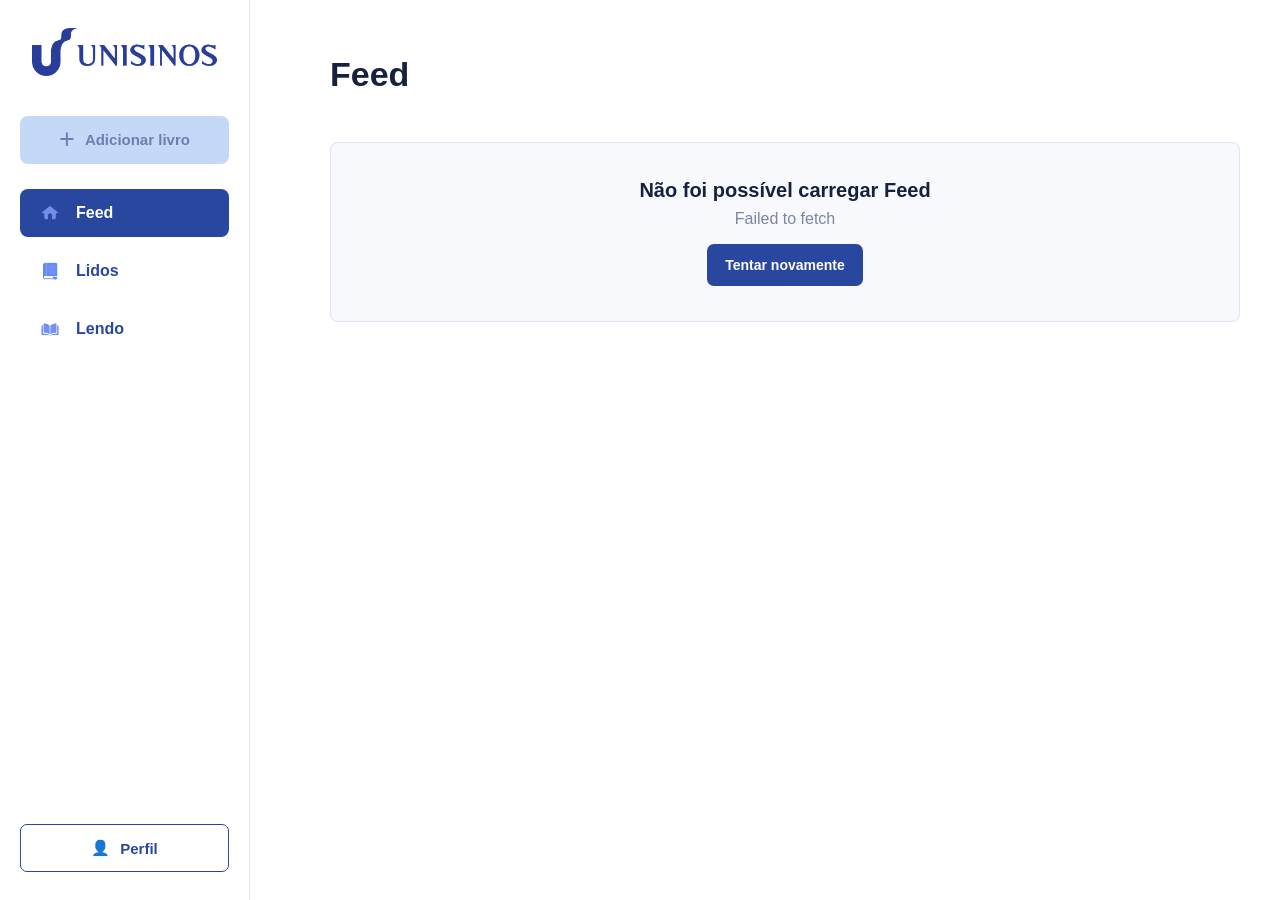
<file: index.html>
<!DOCTYPE html>
<html lang="pt-BR">

<head>
    <meta charset="UTF-8">
    <meta name="viewport" content="width=device-width, initial-scale=1.0">
    <title>Uni4Read</title>
    <link rel="stylesheet" href="style.css">
</head>

<body>

    
    <aside class="sidebar">


        <div class="sidebar-logo">
            <img src="assets/unisinos-logo.webp" alt="Unisinos">
        </div>


        <button class="add-book-button" type="button" aria-label="Adicionar livro">
            <span class="add-icon">+</span>
            <span>Adicionar livro</span>
        </button>


        <nav class="sidebar-menu">

            <a href="feed.html" class="sidebar-item active" aria-label="Feed">
                <span class="sidebar-icon">
                    <img src="./assets/home.png" alt="">
                </span>
                <span>Feed</span>
            </a>

            <a href="lidos.html" class="sidebar-item" aria-label="Lidos">
                <span class="sidebar-icon">
                    <img src="./assets/Lido.png" alt="">
                </span>
                <span>Lidos</span>
            </a>

            <a href="lendo.html" class="sidebar-item" aria-label="Lendo">
                <span class="sidebar-icon">
                    <img src="./assets/lendo.png" alt="">
                </span>
                <span>Lendo</span>
            </a>

        </nav>


        <div class="sidebar-bottom">
            <button class="profile-button" id="logoutButton" type="button" aria-label="Sair da conta">
                <span>👤</span>
                <span id="profileName">Perfil</span>
            </button>
        </div>

    </aside>



<main class="main">
    <section class="content">
        <div class="page-header">
            <h1>Feed</h1>
        </div>

        <div class="feed"></div>
    </section>
</main>

<div class="modal-overlay" id="addBookOverlay">
    <div class="modal">
        <div class="modal-header">
            <h2>Adicionar livro</h2>
            <button class="modal-close" id="addBookClose" type="button">✕</button>
        </div>

        <form id="addBookForm">

            <label class="field">
                <span>Título do livro</span>
                <input type="text" id="fieldTitulo" name="titulo" placeholder="Ex: O Hobbit" required>
            </label>

            <label class="field">
                <span>Autor</span>
                <input type="text" id="fieldAutor" name="autor" placeholder="Ex: J. R. R. Tolkien" required>
            </label>

            <label class="field">
                <span>Status</span>
                <select id="fieldStatus" name="status">
                    <option value="lendo">Lendo</option>
                    <option value="lido">Lido</option>
                </select>
            </label>

            <div class="modal-actions">
                <button type="button" class="btn-secondary" id="addBookCancel">Cancelar</button>
                <button type="submit" class="btn-primary">Adicionar</button>
            </div>

        </form>
    </div>
</div>

<div class="modal-overlay" id="statusOverlay">
    <div class="modal">
        <div class="modal-header">
            <h2>Alterar status</h2>
            <button class="modal-close" id="statusClose" type="button">✕</button>
        </div>

        <div class="status-options">

            <button type="button" class="status-option" id="statusLendo" data-status="lendo">
                <span class="status-option-icon">📖</span>
                <span>Lendo</span>
            </button>

            <button type="button" class="status-option" id="statusLido" data-status="lido">
                <span class="status-option-icon">✅</span>
                <span>Lido</span>
            </button>

        </div>

        <div class="rating-section" id="ratingSection">
            <span class="field-label">Sua avaliação</span>

            <div class="star-picker" id="starPicker">
                <button type="button" class="star-button" data-value="1">★</button>
                <button type="button" class="star-button" data-value="2">★</button>
                <button type="button" class="star-button" data-value="3">★</button>
                <button type="button" class="star-button" data-value="4">★</button>
                <button type="button" class="star-button" data-value="5">★</button>
            </div>
        </div>

        <div class="modal-actions">
            <button type="button" class="btn-secondary" id="statusCancel">Cancelar</button>
            <button type="button" class="btn-primary" id="statusConfirm">Salvar</button>
        </div>

    </div>
</div>

<script src="auth.js"></script>
<script src="script.js"></script>

</body>

</html>
</file>
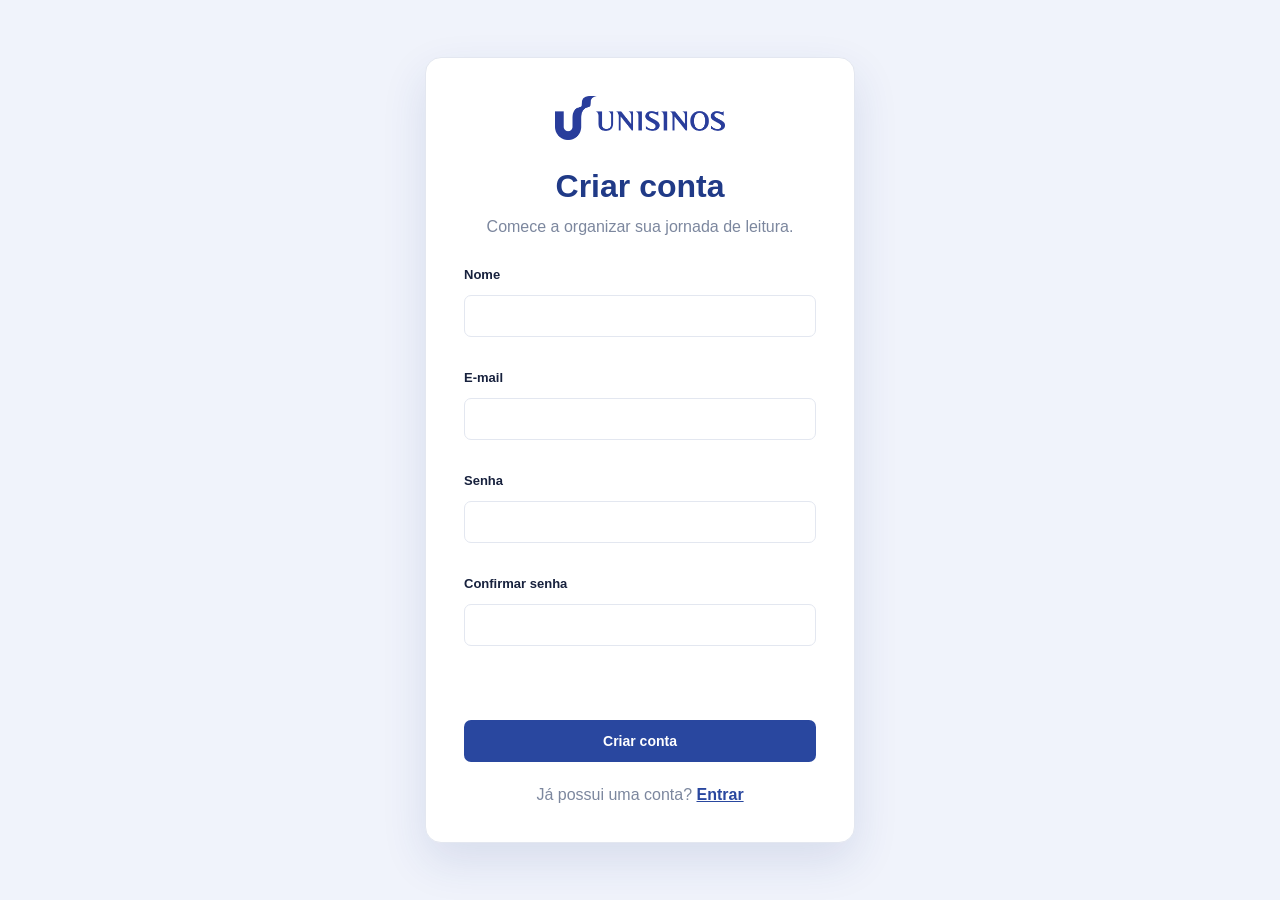
<file: cadastro.html>
<!DOCTYPE html>
<html lang="pt-BR">
<head>
    <meta charset="UTF-8">
    <meta name="viewport" content="width=device-width, initial-scale=1.0">
    <title>Criar conta - Uni4Read</title>
    <link rel="stylesheet" href="style.css">
</head>
<body class="auth-page">
    <main class="auth-card">
        <img src="assets/unisinos-logo.webp" alt="Unisinos" class="auth-logo">
        <h1>Criar conta</h1>
        <p class="auth-subtitle">Comece a organizar sua jornada de leitura.</p>
        <form id="registerForm" class="auth-form">
            <label class="field">
                <span>Nome</span>
                <input id="name" type="text" autocomplete="name" maxlength="100" required>
            </label>
            <label class="field">
                <span>E-mail</span>
                <input id="email" type="email" autocomplete="email" required>
            </label>
            <label class="field">
                <span>Senha</span>
                <input id="password" type="password" autocomplete="new-password" minlength="8" required>
            </label>
            <label class="field">
                <span>Confirmar senha</span>
                <input id="passwordConfirmation" type="password" autocomplete="new-password" minlength="8" required>
            </label>
            <p id="authError" class="auth-error" role="alert"></p>
            <button class="btn-primary auth-submit" type="submit">Criar conta</button>
        </form>
        <p class="auth-link">Já possui uma conta? <a href="login.html">Entrar</a></p>
    </main>
    <script src="auth.js"></script>
    <script>
        document.getElementById("registerForm").addEventListener("submit", async event => {
            event.preventDefault();
            const button = event.currentTarget.querySelector("button");
            const error = document.getElementById("authError");
            const password = document.getElementById("password").value;
            const passwordConfirmation = document.getElementById("passwordConfirmation").value;
            error.textContent = "";
            if (password !== passwordConfirmation) {
                error.textContent = "As senhas não coincidem.";
                return;
            }
            button.disabled = true;
            try {
                await window.uni4readAuth.register(
                    document.getElementById("name").value.trim(),
                    document.getElementById("email").value.trim(),
                    password
                );
                window.location.href = "index.html";
            } catch (exception) {
                error.textContent = exception.message;
            } finally {
                button.disabled = false;
            }
        });
    </script>
</body>
</html>
</file>
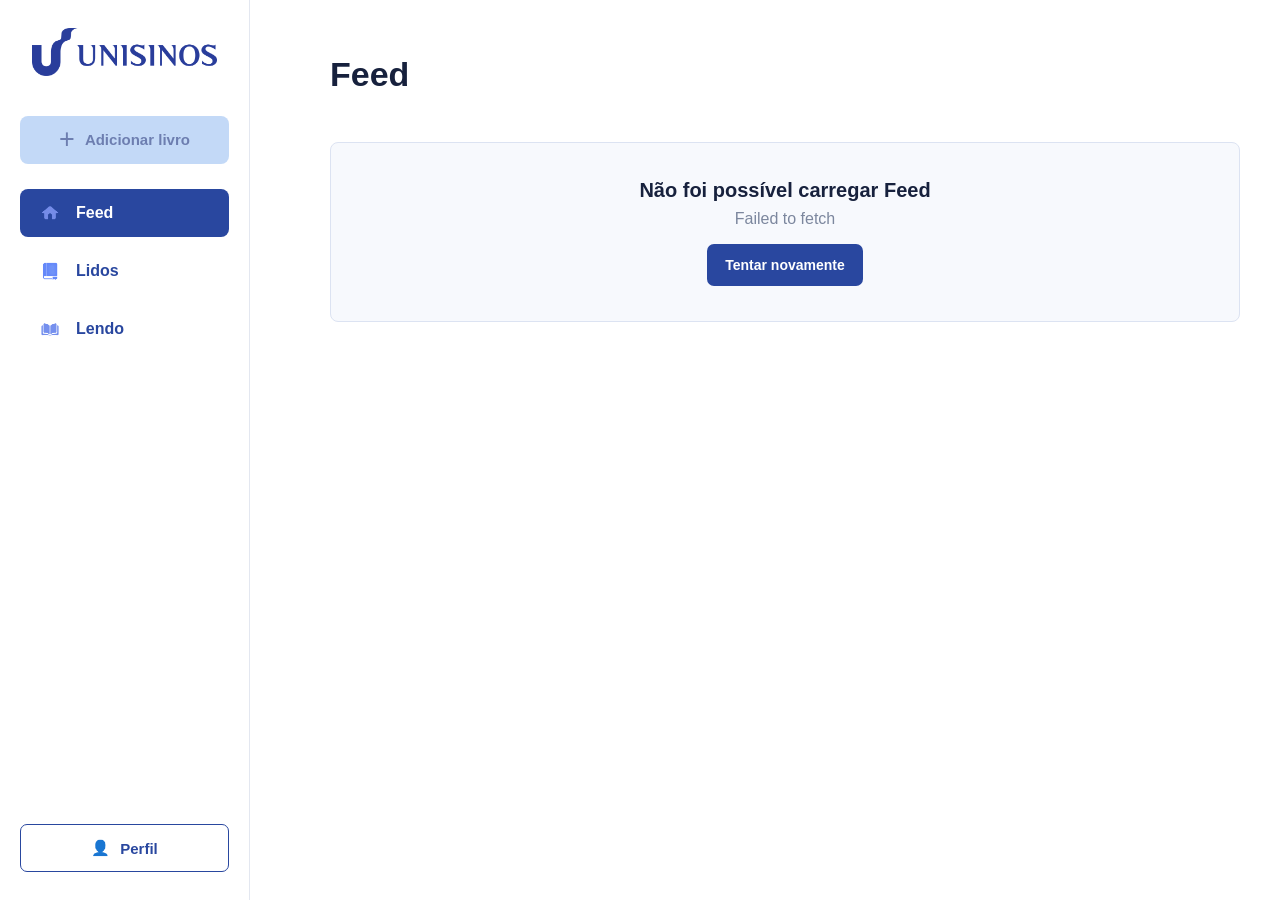
<file: feed.html>
<!DOCTYPE html>
<html lang="pt-BR">
<head>
  <meta charset="UTF-8">
  <meta name="viewport" content="width=device-width, initial-scale=1.0">
  <title>Uni4Read - Feed</title>
  <link rel="stylesheet" href="style.css">
</head>
<body>
  <aside class="sidebar">
    <div class="sidebar-logo"><img src="assets/unisinos-logo.webp" alt="Unisinos"></div>
    <button class="add-book-button" type="button" aria-label="Adicionar livro"><span class="add-icon">+</span><span>Adicionar livro</span></button>
    <nav class="sidebar-menu">
      <a href="feed.html" class="sidebar-item active" aria-label="Feed"><span class="sidebar-icon"><img src="assets/home.png" alt=""></span><span>Feed</span></a>
      <a href="lidos.html" class="sidebar-item" aria-label="Lidos"><span class="sidebar-icon"><img src="assets/Lido.png" alt=""></span><span>Lidos</span></a>
      <a href="lendo.html" class="sidebar-item" aria-label="Lendo"><span class="sidebar-icon"><img src="assets/lendo.png" alt=""></span><span>Lendo</span></a>
    </nav>
    <div class="sidebar-bottom">
      <button class="profile-button" id="logoutButton" type="button" aria-label="Sair da conta"><span>👤</span><span id="profileName">Perfil</span></button>
    </div>
  </aside>
  <main class="main">
    <section class="content"><div class="page-header"><h1>Feed</h1></div><div class="feed"></div></section>
  </main>
  <div class="modal-overlay" id="addBookOverlay">
    <div class="modal">
      <div class="modal-header">
        <h2>Adicionar livro</h2><button class="modal-close" id="addBookClose" type="button">✕</button>
      </div>
      <form id="addBookForm">
        <label class="field"><span>Título do livro</span><input type="text" id="fieldTitulo" name="titulo" placeholder="Ex: O Hobbit" required></label>
        <label class="field"><span>Autor</span><input type="text" id="fieldAutor" name="autor" placeholder="Ex: J. R. R. Tolkien" required></label>
        <label class="field"><span>Status</span><select id="fieldStatus" name="status"><option value="lendo">Lendo</option><option value="lido">Lido</option></select></label>
        <div class="modal-actions">
          <button type="button" class="btn-secondary" id="addBookCancel">Cancelar</button><button type="submit" class="btn-primary">Adicionar</button>
        </div>
      </form>
    </div>
  </div>
  <div class="modal-overlay" id="statusOverlay">
    <div class="modal">
      <div class="modal-header">
        <h2>Alterar status</h2><button class="modal-close" id="statusClose" type="button">✕</button>
      </div>
      <div class="status-options">
        <button type="button" class="status-option" id="statusLendo" data-status="lendo"><span class="status-option-icon">📖</span><span>Lendo</span></button>
        <button type="button" class="status-option" id="statusLido" data-status="lido"><span class="status-option-icon">✅</span><span>Lido</span></button>
      </div>
      <div class="rating-section" id="ratingSection">
        <span class="field-label">Sua avaliação</span>
        <div class="star-picker" id="starPicker">
          <button type="button" class="star-button" data-value="1">★</button>
          <button type="button" class="star-button" data-value="2">★</button>
          <button type="button" class="star-button" data-value="3">★</button>
          <button type="button" class="star-button" data-value="4">★</button>
          <button type="button" class="star-button" data-value="5">★</button>
        </div>
      </div>
      <div class="modal-actions">
        <button type="button" class="btn-secondary" id="statusCancel">Cancelar</button><button type="button" class="btn-primary" id="statusConfirm">Salvar</button>
      </div>
    </div>
  </div>
  <script src="auth.js"></script>
  <script src="script.js"></script>
</body>
</html>
</file>
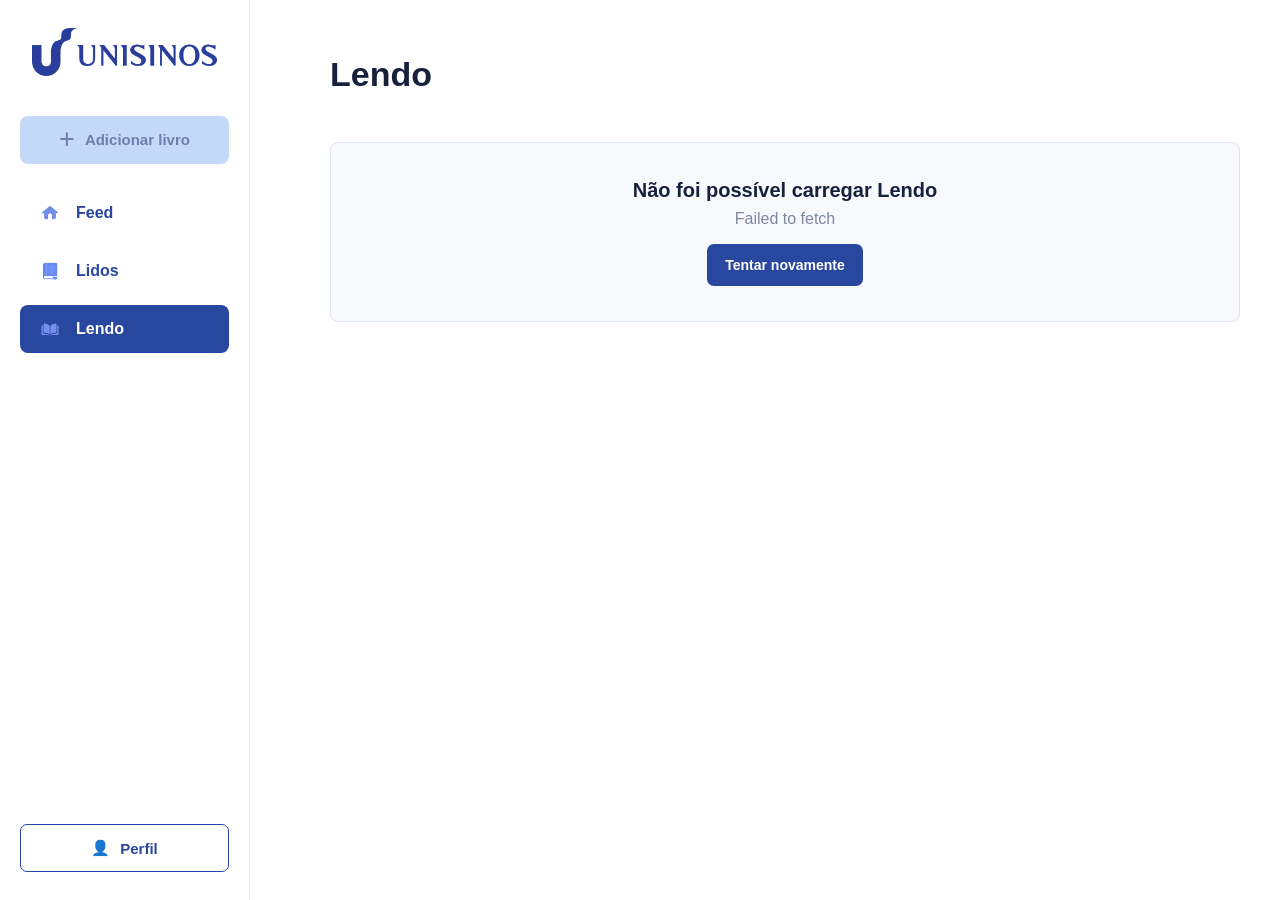
<file: lendo.html>
<!DOCTYPE html>
<html lang="pt-BR">
<head>
  <meta charset="UTF-8">
  <meta name="viewport" content="width=device-width, initial-scale=1.0">
  <title>Uni4Read - Lendo</title>
  <link rel="stylesheet" href="style.css">
</head>
<body>
  <aside class="sidebar">
    <div class="sidebar-logo"><img src="assets/unisinos-logo.webp" alt="Unisinos"></div>
    <button class="add-book-button" type="button" aria-label="Adicionar livro"><span class="add-icon">+</span><span>Adicionar livro</span></button>
    <nav class="sidebar-menu">
      <a href="feed.html" class="sidebar-item" aria-label="Feed"><span class="sidebar-icon"><img src="assets/home.png" alt=""></span><span>Feed</span></a>
      <a href="lidos.html" class="sidebar-item" aria-label="Lidos"><span class="sidebar-icon"><img src="assets/Lido.png" alt=""></span><span>Lidos</span></a>
      <a href="lendo.html" class="sidebar-item active" aria-label="Lendo"><span class="sidebar-icon"><img src="assets/lendo.png" alt=""></span><span>Lendo</span></a>
    </nav>
    <div class="sidebar-bottom">
      <button class="profile-button" id="logoutButton" type="button" aria-label="Sair da conta"><span>👤</span><span id="profileName">Perfil</span></button>
    </div>
  </aside>
  <main class="main">
    <section class="content"><div class="page-header"><h1>Lendo</h1></div><div class="feed"></div></section>
  </main>
  <div class="modal-overlay" id="addBookOverlay">
    <div class="modal">
      <div class="modal-header">
        <h2>Adicionar livro</h2><button class="modal-close" id="addBookClose" type="button">✕</button>
      </div>
      <form id="addBookForm">
        <label class="field"><span>Título do livro</span><input type="text" id="fieldTitulo" name="titulo" placeholder="Ex: O Hobbit" required></label>
        <label class="field"><span>Autor</span><input type="text" id="fieldAutor" name="autor" placeholder="Ex: J. R. R. Tolkien" required></label>
        <label class="field"><span>Status</span><select id="fieldStatus" name="status"><option value="lendo">Lendo</option><option value="lido">Lido</option></select></label>
        <div class="modal-actions">
          <button type="button" class="btn-secondary" id="addBookCancel">Cancelar</button><button type="submit" class="btn-primary">Adicionar</button>
        </div>
      </form>
    </div>
  </div>
  <div class="modal-overlay" id="statusOverlay">
    <div class="modal">
      <div class="modal-header">
        <h2>Alterar status</h2><button class="modal-close" id="statusClose" type="button">✕</button>
      </div>
      <div class="status-options">
        <button type="button" class="status-option" id="statusLendo" data-status="lendo"><span class="status-option-icon">📖</span><span>Lendo</span></button>
        <button type="button" class="status-option" id="statusLido" data-status="lido"><span class="status-option-icon">✅</span><span>Lido</span></button>
      </div>
      <div class="rating-section" id="ratingSection">
        <span class="field-label">Sua avaliação</span>
        <div class="star-picker" id="starPicker">
          <button type="button" class="star-button" data-value="1">★</button>
          <button type="button" class="star-button" data-value="2">★</button>
          <button type="button" class="star-button" data-value="3">★</button>
          <button type="button" class="star-button" data-value="4">★</button>
          <button type="button" class="star-button" data-value="5">★</button>
        </div>
      </div>
      <div class="modal-actions">
        <button type="button" class="btn-secondary" id="statusCancel">Cancelar</button><button type="button" class="btn-primary" id="statusConfirm">Salvar</button>
      </div>
    </div>
  </div>
  <script src="auth.js"></script>
  <script src="script.js"></script>
</body>
</html>
</file>
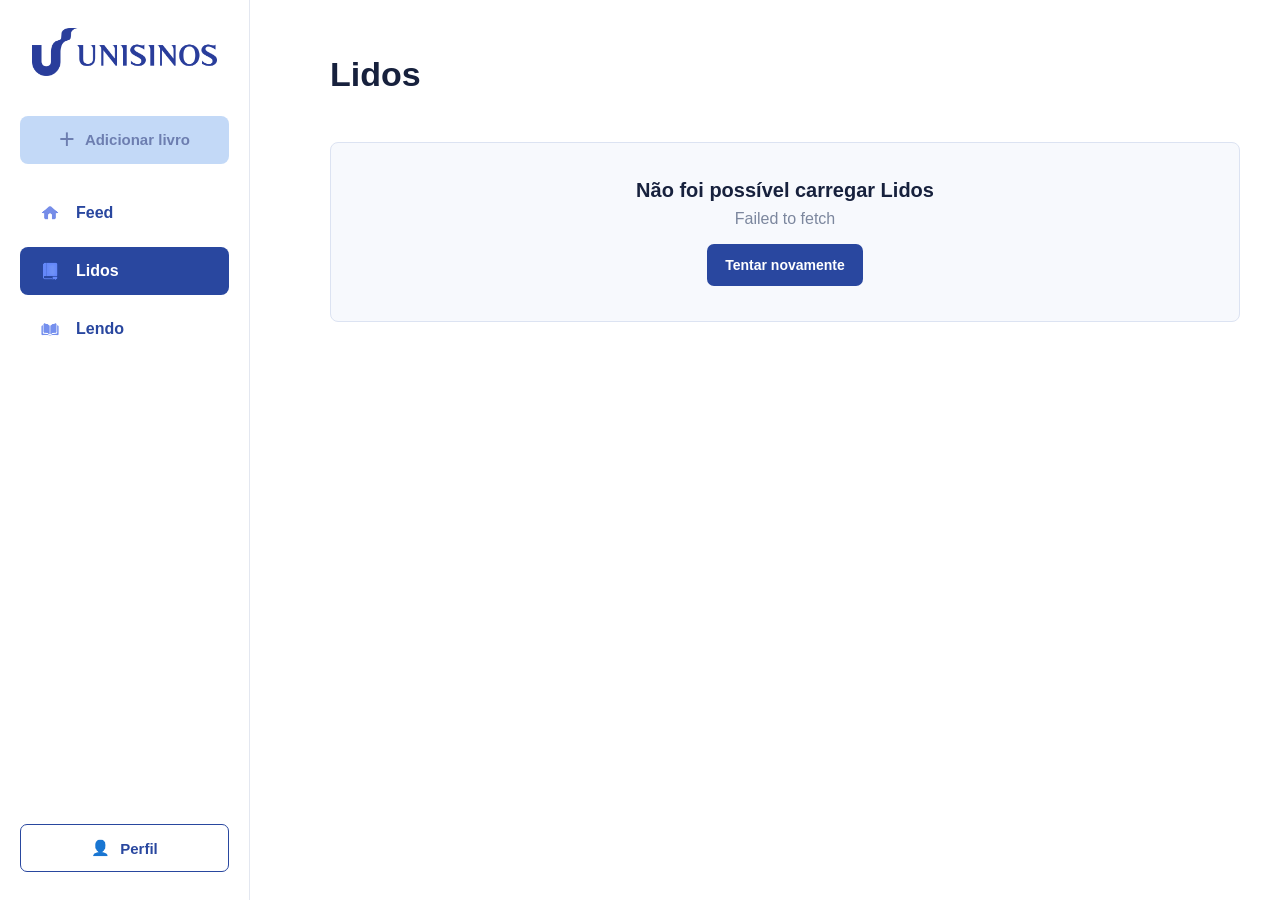
<file: lidos.html>
<!DOCTYPE html>
<html lang="pt-BR">
<head>
  <meta charset="UTF-8">
  <meta name="viewport" content="width=device-width, initial-scale=1.0">
  <title>Uni4Read - Lidos</title>
  <link rel="stylesheet" href="style.css">
</head>
<body>
  <!-- Barra Lateral -->
  <aside class="sidebar">
    <div class="sidebar-logo">
      <img src="assets/unisinos-logo.webp" alt="Unisinos">
    </div>

    <button class="add-book-button" type="button" aria-label="Adicionar livro">
      <span class="add-icon">+</span>
      <span>Adicionar livro</span>
    </button>

    <nav class="sidebar-menu">
      <a href="feed.html" class="sidebar-item" aria-label="Feed">
        <span class="sidebar-icon"><img src="./assets/home.png" alt="Feed"></span>
        <span>Feed</span>
      </a>
      <a href="lidos.html" class="sidebar-item active" aria-label="Lidos">
        <span class="sidebar-icon"><img src="./assets/Lido.png" alt=""></span>
        <span>Lidos</span>
      </a>
      <a href="lendo.html" class="sidebar-item" aria-label="Lendo">
        <span class="sidebar-icon"><img src="./assets/lendo.png" alt="Lendo"></span>
        <span>Lendo</span>
      </a>
    </nav>

    <div class="sidebar-bottom">
      <button class="profile-button" id="logoutButton" type="button" aria-label="Sair da conta">
        <span>👤</span>
        <span id="profileName">Perfil</span>
      </button>
    </div>
  </aside>

  <!-- Conteúdo Principal -->
  <main class="main">
    <section class="content">
      <div class="page-header">
        <h1>Lidos</h1>
      </div>
      <div class="feed"></div>
    </section>
  </main>

  <!-- Modal: Adicionar Livro -->
  <div class="modal-overlay" id="addBookOverlay">
    <div class="modal">
      <div class="modal-header">
        <h2>Adicionar livro</h2>
        <button class="modal-close" id="addBookClose" type="button">✕</button>
      </div>

      <form id="addBookForm">
        <label class="field">
          <span>Título do livro</span>
          <input type="text" id="fieldTitulo" name="titulo" placeholder="Ex: O Hobbit" required>
        </label>

        <label class="field">
          <span>Autor</span>
          <input type="text" id="fieldAutor" name="autor" placeholder="Ex: J. R. R. Tolkien" required>
        </label>

        <label class="field">
          <span>Status</span>
          <select id="fieldStatus" name="status">
            <option value="lendo">Lendo</option>
            <option value="lido">Lido</option>
          </select>
        </label>

        <div class="modal-actions">
          <button type="button" class="btn-secondary" id="addBookCancel">Cancelar</button>
          <button type="submit" class="btn-primary">Adicionar</button>
        </div>
      </form>
    </div>
  </div>

  <!-- Modal: Alterar Status -->
  <div class="modal-overlay" id="statusOverlay">
    <div class="modal">
      <div class="modal-header">
        <h2>Alterar status</h2>
        <button class="modal-close" id="statusClose" type="button">✕</button>
      </div>

      <div class="status-options">
        <button type="button" class="status-option" id="statusLendo" data-status="lendo">
          <span class="status-option-icon">📖</span>
          <span>Lendo</span>
        </button>
        <button type="button" class="status-option" id="statusLido" data-status="lido">
          <span class="status-option-icon">✅</span>
          <span>Lido</span>
        </button>
      </div>

      <div class="rating-section" id="ratingSection">
        <span class="field-label">Sua avaliação</span>
        <div class="star-picker" id="starPicker">
          <button type="button" class="star-button" data-value="1">★</button>
          <button type="button" class="star-button" data-value="2">★</button>
          <button type="button" class="star-button" data-value="3">★</button>
          <button type="button" class="star-button" data-value="4">★</button>
          <button type="button" class="star-button" data-value="5">★</button>
        </div>
      </div>

      <div class="modal-actions">
        <button type="button" class="btn-secondary" id="statusCancel">Cancelar</button>
        <button type="button" class="btn-primary" id="statusConfirm">Salvar</button>
      </div>
    </div>
  </div>

  <script src="auth.js"></script>
  <script src="script.js"></script>
</body>
</html>
</file>
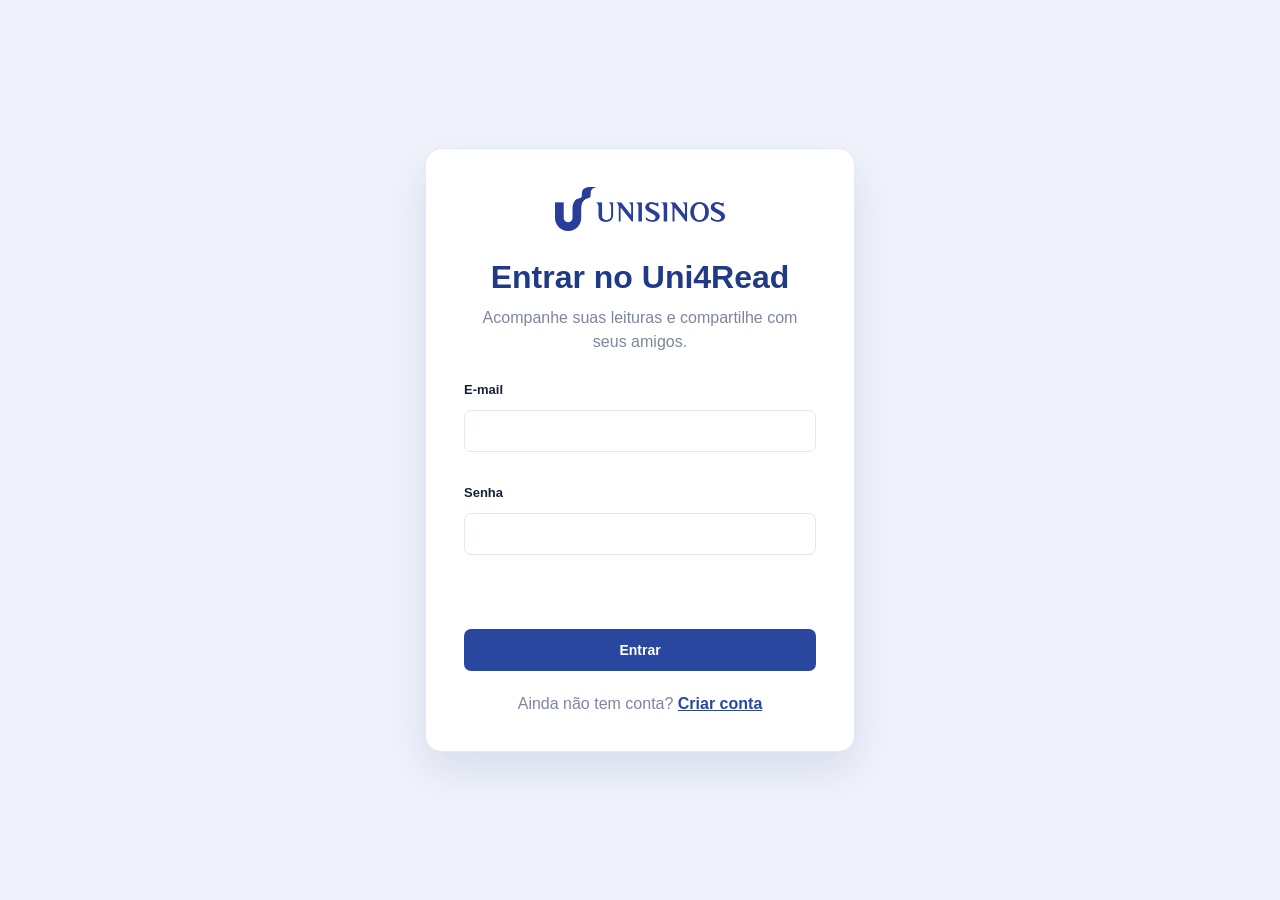
<file: login.html>
<!DOCTYPE html>
<html lang="pt-BR">
<head>
    <meta charset="UTF-8">
    <meta name="viewport" content="width=device-width, initial-scale=1.0">
    <title>Entrar - Uni4Read</title>
    <link rel="stylesheet" href="style.css">
</head>
<body class="auth-page">
    <main class="auth-card">
        <img src="assets/unisinos-logo.webp" alt="Unisinos" class="auth-logo">
        <h1>Entrar no Uni4Read</h1>
        <p class="auth-subtitle">Acompanhe suas leituras e compartilhe com seus amigos.</p>
        <form id="loginForm" class="auth-form">
            <label class="field">
                <span>E-mail</span>
                <input id="email" type="email" autocomplete="email" required>
            </label>
            <label class="field">
                <span>Senha</span>
                <input id="password" type="password" autocomplete="current-password" required>
            </label>
            <p id="authError" class="auth-error" role="alert"></p>
            <button class="btn-primary auth-submit" type="submit">Entrar</button>
        </form>
        <p class="auth-link">Ainda não tem conta? <a href="cadastro.html">Criar conta</a></p>
    </main>
    <script src="auth.js"></script>
    <script>
        document.getElementById("loginForm").addEventListener("submit", async event => {
            event.preventDefault();
            const button = event.currentTarget.querySelector("button");
            const error = document.getElementById("authError");
            error.textContent = "";
            button.disabled = true;
            try {
                await window.uni4readAuth.login(
                    document.getElementById("email").value.trim(),
                    document.getElementById("password").value
                );
                window.location.href = "index.html";
            } catch (exception) {
                error.textContent = exception.message;
            } finally {
                button.disabled = false;
            }
        });
    </script>
</body>
</html>
</file>
<file: style.css>
* {
    box-sizing: border-box;
}

.auth-page {
    min-height: 100vh;
    display: grid;
    place-items: center;
    padding: 24px;
    background: var(--light-blue);
}

.auth-card {
    width: min(100%, 430px);
    padding: 38px;
    border: 1px solid var(--border);
    border-radius: 16px;
    background: #ffffff;
    box-shadow: 0 18px 45px rgba(32, 58, 135, 0.12);
}

.auth-logo {
    display: block;
    width: 170px;
    margin: 0 auto 28px;
}

.auth-card h1 {
    margin: 0;
    color: var(--blue-dark);
    text-align: center;
}

.auth-subtitle {
    margin: 10px 0 28px;
    color: var(--muted);
    text-align: center;
    line-height: 1.5;
}

.auth-form {
    display: grid;
    gap: 17px;
}

.auth-form .field {
    display: grid;
    gap: 7px;
}

.auth-form input {
    width: 100%;
    padding: 12px 14px;
    border: 1px solid var(--border);
    border-radius: 8px;
    color: var(--text);
    font: inherit;
}

.auth-form input:focus {
    outline: 2px solid var(--babyblue);
    border-color: var(--blue);
}

.auth-submit {
    width: 100%;
    margin-top: 4px;
}

.auth-submit:disabled {
    cursor: wait;
    opacity: 0.65;
}

.auth-error {
    min-height: 20px;
    margin: 0;
    color: #b42318;
    font-size: 14px;
}

.auth-link {
    margin: 24px 0 0;
    color: var(--muted);
    text-align: center;
}

.auth-link a {
    color: var(--blue);
    font-weight: 700;
}

:root {
    --blue: #29479f;
    --blue-dark: #203a87;
    --light-blue: #f0f3fb;
    --babygreen: #8CFF9E;
    --babyblue: #a4c6f3;
    --text: #17213d;
    --border: #e3e7f0;
    --muted: #7c879e;
}

html,
body {
    margin: 0;
    min-height: 100%;
}

body {
    font-family: Arial, Helvetica, sans-serif;
    background: #ffffff;
    color: var(--text);
}



.sidebar {
    position: fixed;
    left: 0;
    top: 0;
    width: 250px;
    height: 100vh;
    padding: 28px 20px;
    display: flex;
    flex-direction: column;
    background: #ffffff;
    border-right: 1px solid var(--border);
    z-index: 100;
}

.sidebar-logo {
    width: 100%;
    display: flex;
    justify-content: center;
    margin-bottom: 40px;
}

.sidebar-logo img {
    width: 185px;
    height: auto;
    display: block;
    object-fit: contain;
}


.add-book-button {
    width: 100%;
    height: 48px;
    display: flex;
    align-items: center;
    justify-content: center;
    gap: 10px;
    margin-bottom: 25px;
    border: none;
    border-radius: 8px;
    background: var(--babyblue);
    color: var(--blue-dark);
    font-size: 15px;
    font-weight: 700;
    cursor: pointer;
    transition: background 0.2s ease;
}

.add-book-button:hover {
    background: var(--babygreen);
}

.add-icon {
    font-size: 27px;
    font-weight: 400;
    line-height: 1;
}



.sidebar-menu {
    display: flex;
    flex-direction: column;
    gap: 10px;
}

.sidebar-item {
    width: 100%;
    height: 48px;
    display: flex;
    align-items: center;
    gap: 14px;
    padding: 0 18px;
    border-radius: 8px;
    color: var(--blue);
    text-decoration: none;
    font-size: 16px;
    font-weight: 700;
    transition: background 0.2s ease, color 0.2s ease;
}

.sidebar-item:hover {
    background: var(--light-blue);
}

.sidebar-item.active {
    background: var(--blue);
    color: #ffffff;
}


.sidebar-icon {
    width: 24px;
    height: 24px;
    display: flex;
    align-items: center;
    justify-content: center;
}

.sidebar-icon img {
    width: 22px;
    height: 22px;
    object-fit: contain;
}




.sidebar-bottom {
    margin-top: auto;
}

.profile-button {
    width: 100%;
    height: 48px;
    padding: 0 12px;
    display: flex;
    align-items: center;
    justify-content: center;
    gap: 10px;
    border: 1px solid var(--blue);
    border-radius: 7px;
    background: #ffffff;
    color: var(--blue);
    font-size: 15px;
    font-weight: 700;
    cursor: pointer;
}

.profile-button > span:first-child {
    flex-shrink: 0;
}

#profileName {
    min-width: 0;
    overflow: hidden;
    text-overflow: ellipsis;
    white-space: nowrap;
}


.main {
    width: calc(100% - 250px);
    min-height: 100vh;
    margin-left: 250px;
    padding-left: 40px;
}

.content {
    width: min(1000px, calc(100% - 80px));
    margin: 0 auto;
    padding-top: 55px;
}




.page-header {
    margin-bottom: 28px;
}

.page-header h1 {
    margin: 0;
    font-size: 34px;
    font-weight: 700;
}




.empty-state {
    min-height: 180px;
    display: flex;
    flex-direction: column;
    align-items: center;
    justify-content: center;
    padding: 30px;
    text-align: center;
    background: #f7f9fd;
    border: 1px solid #dce3f2;
    border-radius: 8px;
    overflow-wrap: anywhere;
}

.retry-button {
    margin-top: 16px;
}

button:disabled {
    opacity: 0.65;
    cursor: not-allowed;
}

.empty-state h2 {
    margin: 0 0 8px;
    font-size: 20px;
}

.empty-state p {
    margin: 0;
    color: var(--muted);
}




.feed {
    display: flex;
    flex-direction: column;
    gap: 20px;
}

.feed-card {
    width: 100%;
    padding: 22px;
    background: #ffffff;
    border: 1px solid #e1e5ee;
    border-radius: 10px;
    box-shadow: 0 2px 6px rgba(0, 0, 0, 0.04);
}




.feed-card.read-card {
    background: #29479f;
    color: #ffffff;
    border-color: #29479f;
}



.card-header {
    display: flex;
    align-items: center;
    justify-content: space-between;
    margin-bottom: 20px;
}

.user-info {
    display: flex;
    align-items: center;
    gap: 12px;
    min-width: 0;
}

.user-info > div:last-child {
    min-width: 0;
    overflow-wrap: anywhere;
}

.avatar {
    width: 42px;
    height: 42px;
    display: flex;
    align-items: center;
    justify-content: center;
    background: #f0f3fb;
    border-radius: 50%;
    font-size: 21px;
    color: var(--blue-dark);
    flex-shrink: 0;
}

.user-info strong {
    display: block;
}

.user-info span {
    display: block;
    margin-top: 3px;
    color: #7c879e;
    font-size: 13px;
}

.read-card .user-info span {
    color: #dce4ff;
}



.card-action {
    border: none;
    background: transparent;
    font-size: 22px;
    cursor: pointer;
    color: #7c879e;
    min-width: 44px;
    min-height: 44px;
}

.read-card .card-action {
    color: #ffffff;
}



.book-content {
    display: flex;
    align-items: center;
    gap: 20px;
}

.book-cover {
    width: 90px;
    height: 125px;
    flex-shrink: 0;
    display: flex;
    align-items: center;
    justify-content: center;
    background: #e8ebf2;
    border-radius: 5px;
    font-size: 30px;
}

.read-card .book-cover {
    background: #ffffff;
}

.book-info {
    flex: 1;
    min-width: 0;
    overflow-wrap: anywhere;
}

.book-info h2 {
    margin: 10px 0 5px;
    font-size: 22px;
}

.book-info p {
    margin: 0;
    color: #7c879e;
}

.read-card .book-info p {
    color: #dce4ff;
}




.status-badge {
    display: inline-block;
    padding: 5px 9px;
    border-radius: 5px;
    font-size: 11px;
    font-weight: 700;
}

.status-badge.reading {
    background: #e9edf7;
    color: #29479f;
}

.status-badge.read {
    background: #ffffff;
    color: #29479f;
}




.card-footer {
    display: flex;
    flex-wrap: wrap;
    gap: 10px;
    margin-top: 20px;
    padding-top: 15px;
    border-top: 1px solid #e5e8ef;
}

.read-card .card-footer {
    border-color: rgba(255, 255, 255, 0.25);
}




.reaction-button {
    min-width: 44px;
    min-height: 44px;
    padding: 6px 10px;
    display: inline-flex;
    align-items: center;
    justify-content: center;
    gap: 6px;
    border: 1px solid #dce1eb;
    border-radius: 6px;
    background: #ffffff;
    cursor: pointer;
}

.reaction-button:hover {
    background: #eef1f8;
}

.reaction-button.selected {
    background: #29479f;
    color: #ffffff;
    border-color: #29479f;
}



@media (max-width: 700px) {

    .sidebar {
        width: 78px;
        padding: 22px 10px;
    }

    .sidebar-logo {
        margin-bottom: 35px;
    }

    .sidebar-logo img {
        width: 48px;
    }

    .add-book-button {
        padding: 0;
    }

    .add-book-button span:not(.add-icon) {
        display: none;
    }

    .sidebar-item {
        justify-content: center;
        padding: 0;
    }

    .sidebar-item span:not(.sidebar-icon) {
        display: none;
    }

    .profile-button {
        padding: 0;
    }

    .profile-button span:last-child {
        display: none;
    }

    .main {
        width: calc(100% - 78px);
        margin-left: 78px;
        padding-left: 15px;
    }

    .content {
        width: calc(100% - 30px);
        padding-top: 35px;
    }

    .book-content {
        gap: 14px;
    }

    .book-cover {
        width: 70px;
        height: 100px;
    }

    .book-info h2 {
        font-size: 18px;
    }

    .feed-card {
        padding: 18px;
    }
}


.book-cover {
    flex-shrink: 0;
    display: flex;
    flex-direction: column;
    align-items: center;
    justify-content: center;
    border-radius: 5px;
    padding: 8px 6px;
    text-align: center;
    overflow: hidden;
    color: #ffffff;
}

.book-cover .cover-title {
    font-size: 11px;
    font-weight: 700;
    line-height: 1.25;
    display: -webkit-box;
    -webkit-line-clamp: 4;
    -webkit-box-orient: vertical;
    overflow: hidden;
    word-break: break-word;
}

.book-cover .cover-author {
    margin-top: 6px;
    font-size: 9px;
    opacity: 0.85;
    line-height: 1.2;
    display: -webkit-box;
    -webkit-line-clamp: 2;
    -webkit-box-orient: vertical;
    overflow: hidden;
    word-break: break-word;
}

.read-card .book-cover {
    box-shadow: 0 0 0 2px rgba(255, 255, 255, 0.25) inset;
}

.read-card .generated-cover {
    color: var(--blue-dark);
}

.generated-cover {
    background: var(--blue-dark);
    font-size: 13px;
    font-weight: 700;
    line-height: 1.3;
    overflow-wrap: anywhere;
}

.modal-overlay {
    display: none;
    position: fixed;
    inset: 0;
    background: rgba(23, 33, 61, 0.45);
    align-items: center;
    justify-content: center;
    z-index: 200;
    padding: 20px;
}

.modal-overlay.open {
    display: flex;
}

.modal {
    width: 100%;
    max-width: 420px;
    max-height: calc(100vh - 40px);
    overflow-y: auto;
    background: #ffffff;
    border-radius: 12px;
    padding: 24px;
    box-shadow: 0 12px 40px rgba(0, 0, 0, 0.18);
}

.modal-header {
    display: flex;
    align-items: center;
    justify-content: space-between;
    margin-bottom: 18px;
}

.modal-header h2 {
    margin: 0;
    font-size: 20px;
}

.modal-close {
    border: none;
    background: transparent;
    font-size: 18px;
    color: var(--muted);
    cursor: pointer;
    line-height: 1;
    min-width: 44px;
    min-height: 44px;
}

.field {
    display: block;
    margin-bottom: 16px;
}

.field span {
    display: block;
    margin-bottom: 6px;
    font-size: 13px;
    font-weight: 700;
    color: var(--text);
}

.field input,
.field select {
    width: 100%;
    height: 42px;
    padding: 0 12px;
    border: 1px solid var(--border);
    border-radius: 7px;
    font-size: 14px;
    font-family: inherit;
    color: var(--text);
    background: #ffffff;
}

.field input:focus,
.field select:focus {
    outline: none;
    border-color: var(--blue);
}

.modal-actions {
    display: flex;
    justify-content: flex-end;
    gap: 10px;
    margin-top: 22px;
}

.btn-secondary,
.btn-primary {
    height: 42px;
    padding: 0 18px;
    border-radius: 7px;
    font-size: 14px;
    font-weight: 700;
    cursor: pointer;
    border: none;
}

.btn-secondary {
    background: #ffffff;
    border: 1px solid var(--border);
    color: var(--text);
}

.btn-secondary:hover {
    background: var(--light-blue);
}

.btn-primary {
    background: var(--blue);
    color: #ffffff;
}

.btn-primary:hover {
    background: var(--blue-dark);
}



.card-header {
    position: relative;
}

.card-action {
    position: relative;
}

.card-menu {
    display: none;
    position: absolute;
    top: 38px;
    right: 0;
    min-width: 170px;
    background: #ffffff;
    border: 1px solid var(--border);
    border-radius: 8px;
    box-shadow: 0 8px 24px rgba(0, 0, 0, 0.12);
    padding: 6px;
    z-index: 50;
}

.card-menu.open {
    display: block;
}

.card-menu-item {
    width: 100%;
    text-align: left;
    padding: 9px 10px;
    border: none;
    background: transparent;
    border-radius: 6px;
    font-size: 14px;
    color: var(--text);
    cursor: pointer;
    min-height: 44px;
}

.card-menu-item:hover {
    background: var(--light-blue);
}

.card-menu-item.danger {
    color: #c14e6b;
}

.card-menu-item.danger:hover {
    background: #fbeaef;
}


.rating-display {
    display: inline-flex;
    align-items: center;
    gap: 5px;
    margin-top: 6px;
    font-size: 13px;
    font-weight: 700;
    color: #b98a2f;
    max-width: 100%;
    flex-wrap: wrap;
}

.read-card .rating-display {
    color: #ffe9b8;
}

.rating-display .stars {
    letter-spacing: 1px;
}



.status-options {
    display: flex;
    gap: 10px;
    margin-bottom: 6px;
}

.status-option {
    flex: 1;
    display: flex;
    flex-direction: column;
    align-items: center;
    gap: 8px;
    padding: 16px 10px;
    border: 1px solid var(--border);
    border-radius: 8px;
    background: #ffffff;
    cursor: pointer;
    font-size: 14px;
    font-weight: 700;
    color: var(--text);
    transition: border-color 0.2s ease, background 0.2s ease;
}

.status-option-icon {
    font-size: 22px;
}

.status-option:hover {
    background: var(--light-blue);
}

.status-option:disabled {
    opacity: 0.55;
    cursor: not-allowed;
}

.status-option:disabled:hover {
    background: #ffffff;
}

.status-option.selected {
    border-color: var(--blue);
    background: var(--light-blue);
    color: var(--blue-dark);
}

.rating-section {
    display: none;
    margin-top: 18px;
    padding-top: 16px;
    border-top: 1px solid var(--border);
}

.rating-section.visible {
    display: block;
}

.field-label {
    display: block;
    margin-bottom: 10px;
    font-size: 13px;
    font-weight: 700;
    color: var(--text);
}

.star-picker {
    display: flex;
    gap: 2px;
    flex-wrap: wrap;
}

.star-button {
    border: none;
    background: transparent;
    font-size: 30px;
    line-height: 1;
    color: #dde2ee;
    cursor: pointer;
    transition: color 0.15s ease;
    min-width: 44px;
    min-height: 44px;
}

.star-button.active {
    color: #f2b23a;
}
</file>
